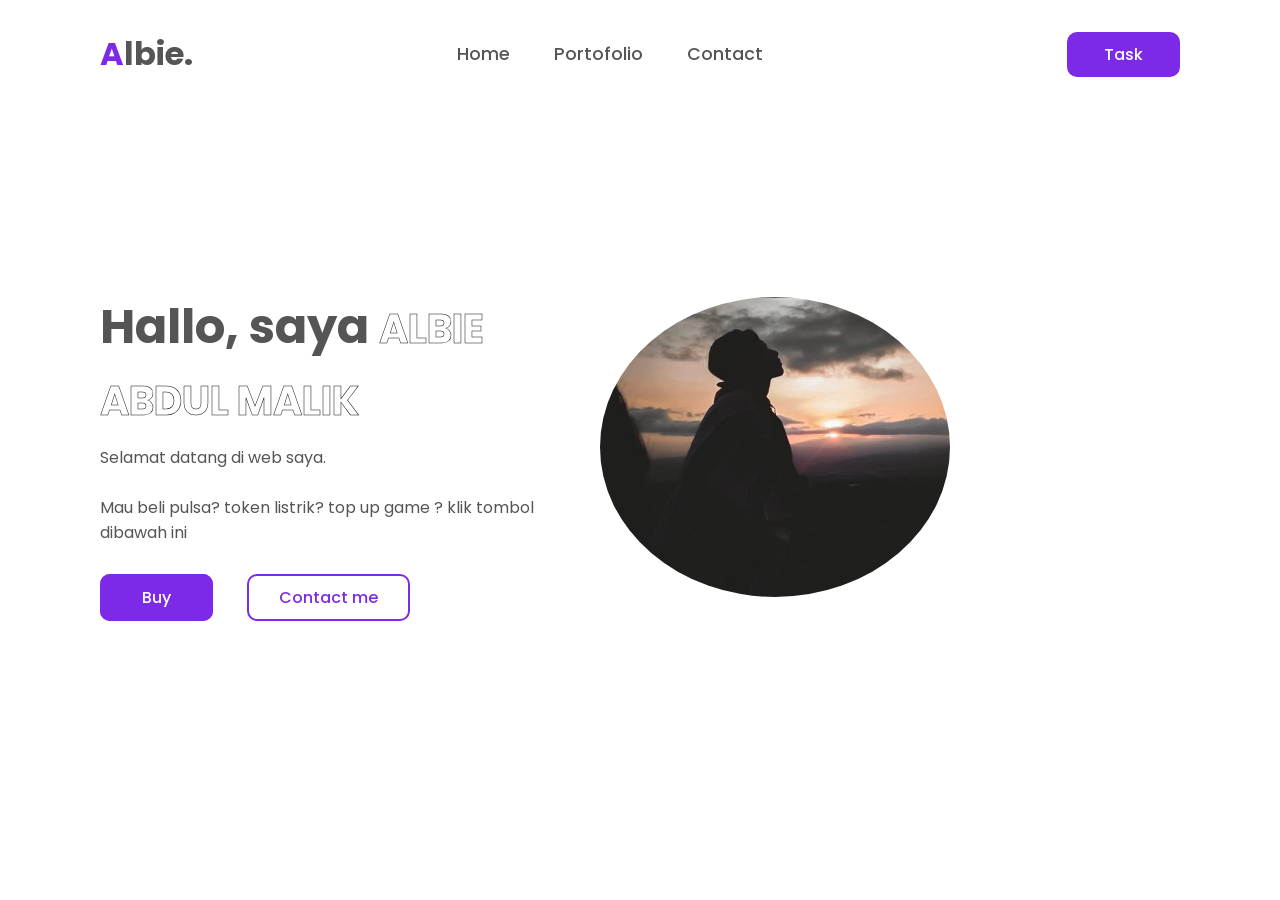
<file: portofolio/index.html>
<!DOCTYPE html>
<html lang="en">

<head>
    <meta charset="UTF-8">
    <meta http-equive="X-UA-Compatible" content="IE=edge">
    <meta name="viewport" content="width=device-width, initial-scale=1.0">
    <title>Portofolio</title>
    <link rel="stylesheet" href="index.css">
</head>

<body>

    <header>
        <h2 class="logo"><span>A</span>lbie. </h2>
        <nav class="navigation">
            <a href="index.html">Home</a>
            <a href="portofolio.html">Portofolio</a>
            <a href="Contact.html">Contact</a>
        </nav>
        <a href="task.html" class="btn-talk">Task</a>
    </header>

    <section class="home">
        <div class="content">
            <h2>Hallo, saya <span>ALBIE ABDUL MALIK </span></h2>
            <p>Selamat datang di web saya.<br><br> Mau beli pulsa? token listrik? top up game ? klik tombol dibawah ini </p>
            <div class="btn-group">
                <a href="buy.html">Buy</a>
                <a href="Contact.html">Contact me</a>
            </div>
        </div>
        <div class="img-satu">
            <img src="albie.jpeg" alt="">
        </div>

    </section>
</body>
</html>
</file>
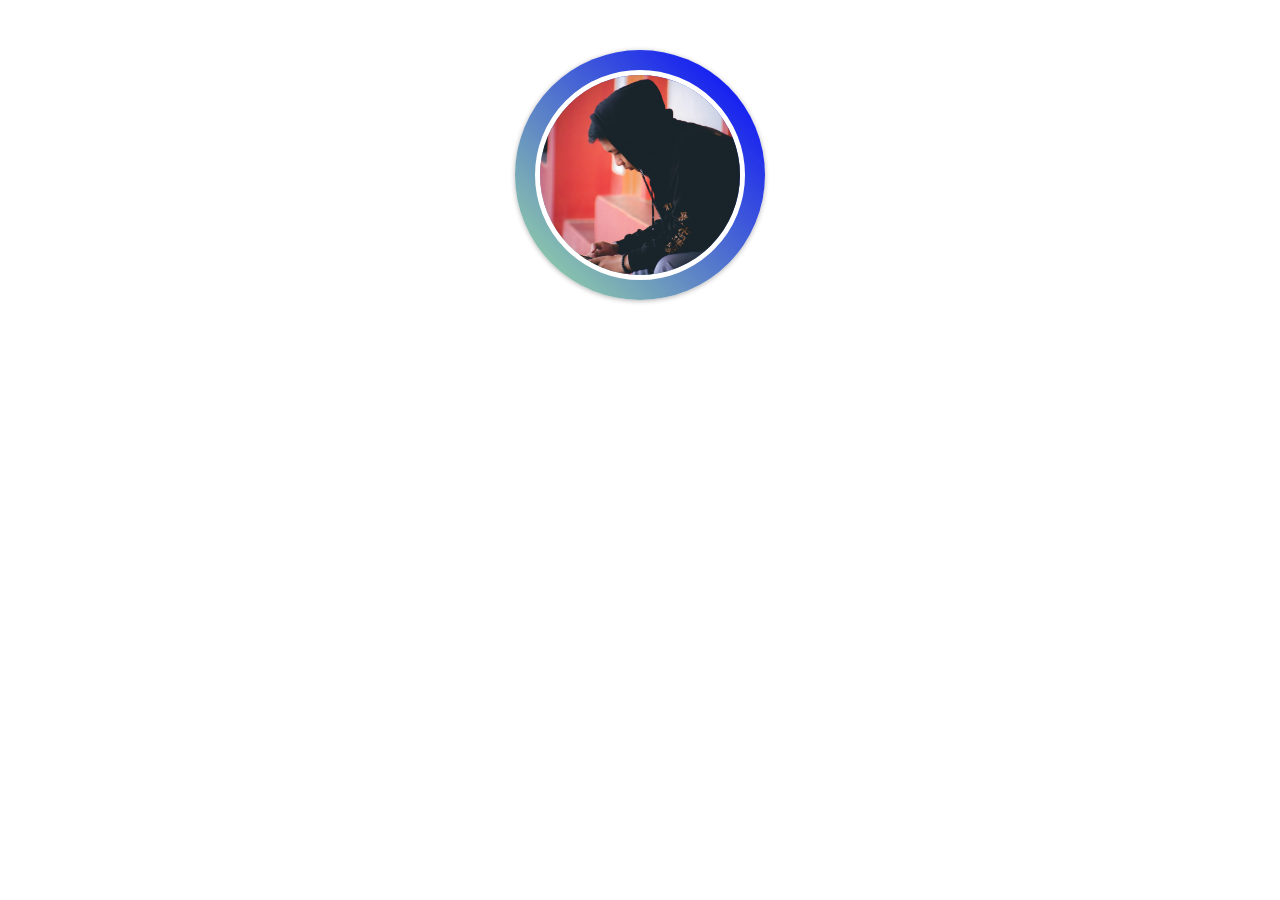
<file: kartu nama/al.html>
<!DOCTYPE html>
<html lang="en">
<head>
    <meta charset="UTF-8">
    <meta name="viewport" content="width=device-width, initial-scale=1.0">
    <link rel="stylesheet" href="style.css">
    <title>Kartu nama</title>
</head>
<body>
    <div class="container">
    <div class="wrapper">
        <a href="">
            <img src="abdul.jpeg">
        </a>
        <div class="title"><h2>Albie Abdul Malik</h2></div>
        <div class="place"> Garut, Konoha</div>
    </div>
    <div class="content">
        <p>Seorang Shinobi <br> dan seorang bajak laut</p>
        <div class="buttons">
            <div class="btn">
                <button>Pesan</button>
            </div>
            <div class="btn">
                <button>ikuti</button>
            </div>
        </div>
    </div>
    <div class="icons">
        <li><a href="https://www.facebook.com/share/1HPJQLDgdT/"> <img src="tujuh.png" alt=""></a></li>
        <li><a href="https://www.instagram.com/azcydxu1_1?igsh=MW5veDRkZzFpaG04eA=="><img src="delapan.png" alt=""></a></li>
        <li><a href="https://wa.me/6287736331283"><img src="sembilan.png" alt=""></a></li>
    </div>
    </div>
    </div>
    <script type="text/javascript">
        const img = document.queryselector("img");
        const icons = document.queryselector(".icons");
        img.onclick = function(){
            this.classlist. toggle("active");
            icons.classlist.toggle("active");
        }
    </script>
</body>
</html>
</file>
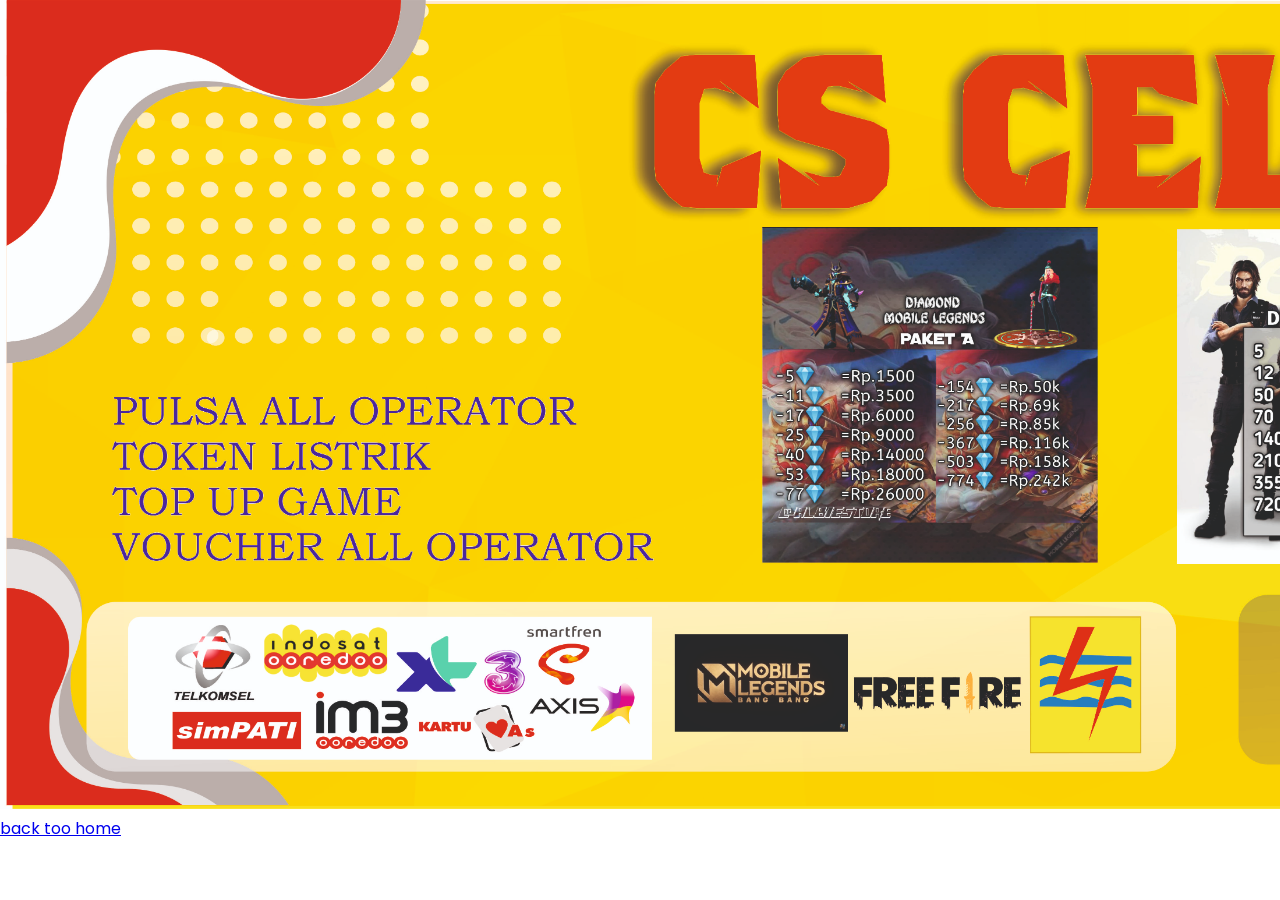
<file: portofolio/buy.html>
<!DOCTYPE html>
<html lang="en">
<head>
    <meta charset="UTF-8">
    <meta name="viewport" content="width=device-width, initial-scale=1.0">
    <title>Document</title>
    <link rel="stylesheet" href="index.css">
</head>
<body>
    <section >
    <div class="pulsa">
    <img src="lima.jpg" width="2024px">
    <a href="index.html">back too home</a>
    </div>
</body>
</section>
</html>
</file>
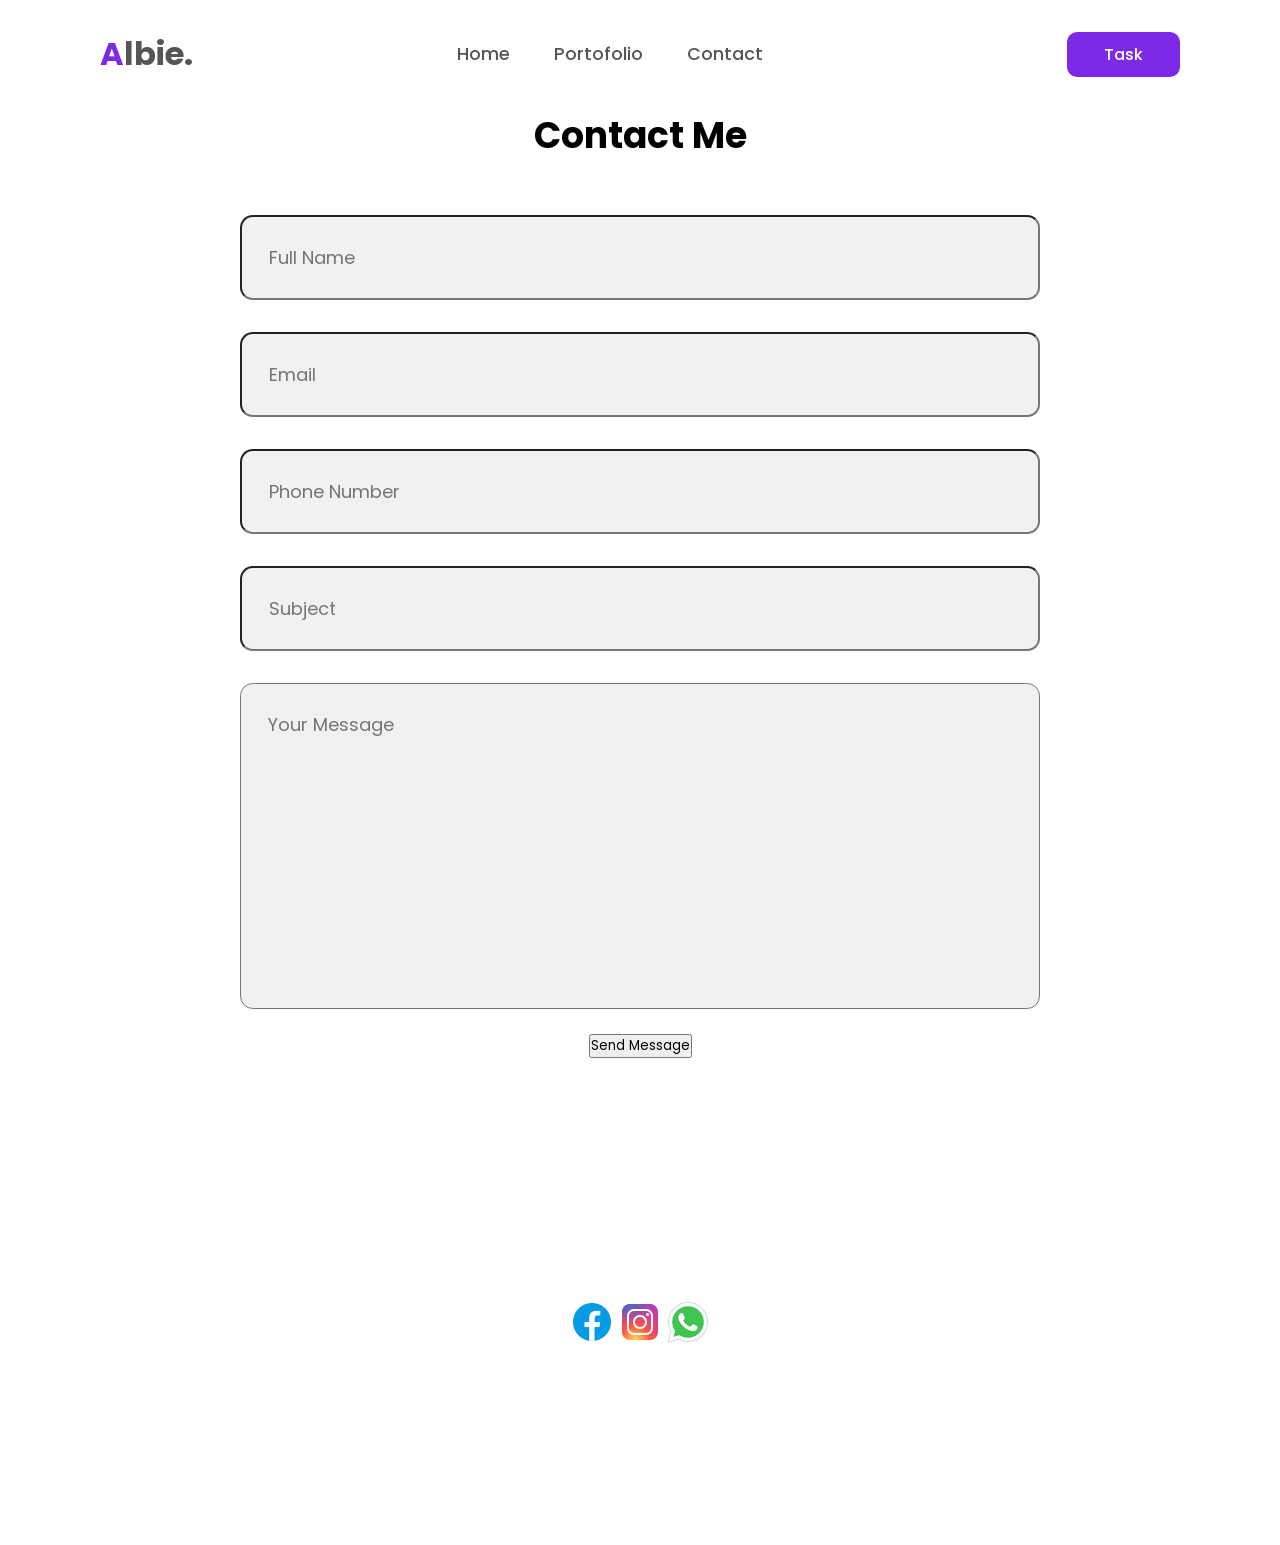
<file: portofolio/Contact.html>
<!DOCTYPE html>
<html lang="en">
<head>
    <meta charset="UTF-8">
    <meta name="viewport" content="width=device-width, initial-scale=1.0">
    <title>Document</title>
    <link rel="stylesheet" href="index.css">
</head>
<body>
    <header>
        <h2 class="logo"><span>A</span>lbie. </h2>
        <nav class="navigation">
            <a href="index.html">Home</a>
            <a href="portofolio.html">Portofolio</a>
            <a href="Contact.html">Contact</a>
        </nav>
        <a href="task.html" class="btn-talk">Task</a>
    </header>
        <section class="Contact-form">
            <h2 class="Contact-me">Contact <span>Me</span></h2>

            <form action="#">

            
            <div class="input-box">
                <input type="text"placeholder="Full Name">
                <input type="email"
                placeholder="Email">
            </div>

            <div class="input-box">
                <input type="number"
                placeholder="Phone Number">
                <input type="text"
                placeholder="Subject">
            </div>
            <textarea name="" id="" cols="30"
            rows="10" placeholder="Your Message"></textarea>
            <input type="submit" value="Send Message"
            class="btn-1">
            </form>
        </section>
        <section class="Contact">
            <a href="https://www.facebook.com/malik.albie?mibextid=ZbWKwL"><img src="tujuh.png" alt=""></a><br>
            <a href="https://www.instagram.com/alemlk_7?igsh=bTMzaGg4NWt1MTQ1"><img src="delapan.png" alt=""></a><br>
            <a href="https://wa.me/6287736331283"><img src="sembilan.png" alt=""></a>
        </section>
        
</body>
</html>
</file>
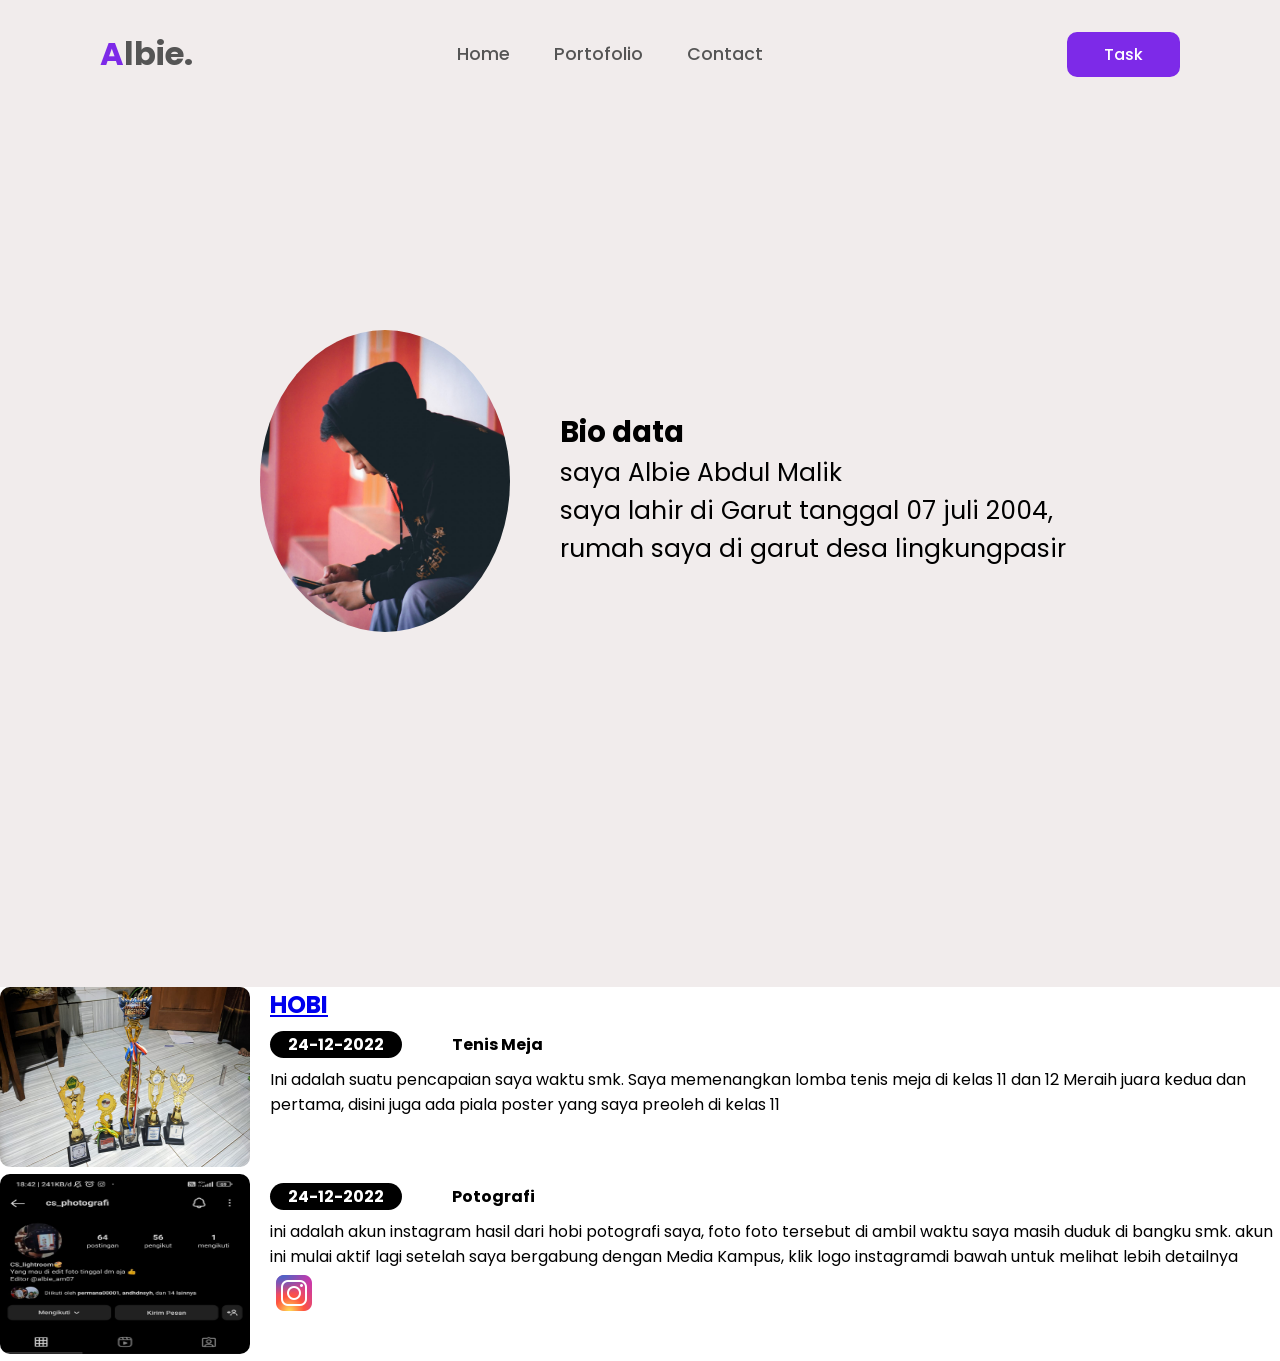
<file: portofolio/portofolio.html>
<!DOCTYPE html>
<html lang="en">
<head>
    <meta charset="UTF-8">
    <meta name="viewport" content="width=device-width, initial-scale=1.0">
    <title>Document</title>
    <link rel="stylesheet" href="index.css">
</head>
<body>
    <header>
        <h2 class="logo"><span>A</span>lbie. </h2>
        <nav class="navigation">
            <a href="index.html">Home</a>
            <a href="portofolio.html">Portofolio</a>
            <a href="#">Contact</a>
        </nav>
        <a href="task.html" class="btn-talk">Task</a>
    </header>
    <section class="portofolio">
        <div class="portofolio-img">

        <div class="portofolio-content">
            <img src="abdul.jpeg" alt="">
            <div class="a1">
            <h3>Bio data</h3>
    <p>  saya Albie Abdul Malik <br>saya lahir di Garut tanggal 07 juli 2004, rumah saya di garut desa lingkungpasir
    </p>
    <h5></h5>
            </div>

        </div>
        </div>
    </section>
    <section>

        <div class="b1">
            <div class="b2">
            <img src="piala.jpeg" alt="" />
            </div>
            <div class="b3">
            <h1><a href="#">
                HOBI</h1></a>
            <div class="b4">
                <p><span>24-12-2022</span></p>
                <p>Tenis Meja</p>
            </div>
            <p class="b5">
              <p>Ini adalah suatu pencapaian saya waktu smk. Saya memenangkan lomba tenis meja di kelas 11 dan 12 Meraih juara kedua dan pertama, disini juga ada piala poster yang saya preoleh di kelas 11</p>
            </p>
            </div>
        </div>

        <div class="b1">
            <div class="b2">
            <img src="cs1.jpeg" alt="" />
            </div>
            <div class="b3">
            <h1><a href="#">
                </h1></a>
            <div class="b4">
                <p><span>24-12-2022</span></p>
                <p>Potografi</p>
            </div>
            <p class="b5">
              <p>ini adalah akun instagram hasil dari hobi potografi saya, foto foto tersebut di ambil waktu saya masih duduk di bangku smk. akun ini mulai aktif lagi setelah saya bergabung dengan Media Kampus, klik logo instagramdi bawah untuk melihat lebih detailnya</p>
            </p>
            <a href=https://www.instagram.com/cs_photografi?igshMWp6eDM4bmt6OXB2YQ><img src="delapan.png" alt=""></a><br>
            </div>
        </div>
</section>

</body>
</html>
</file>
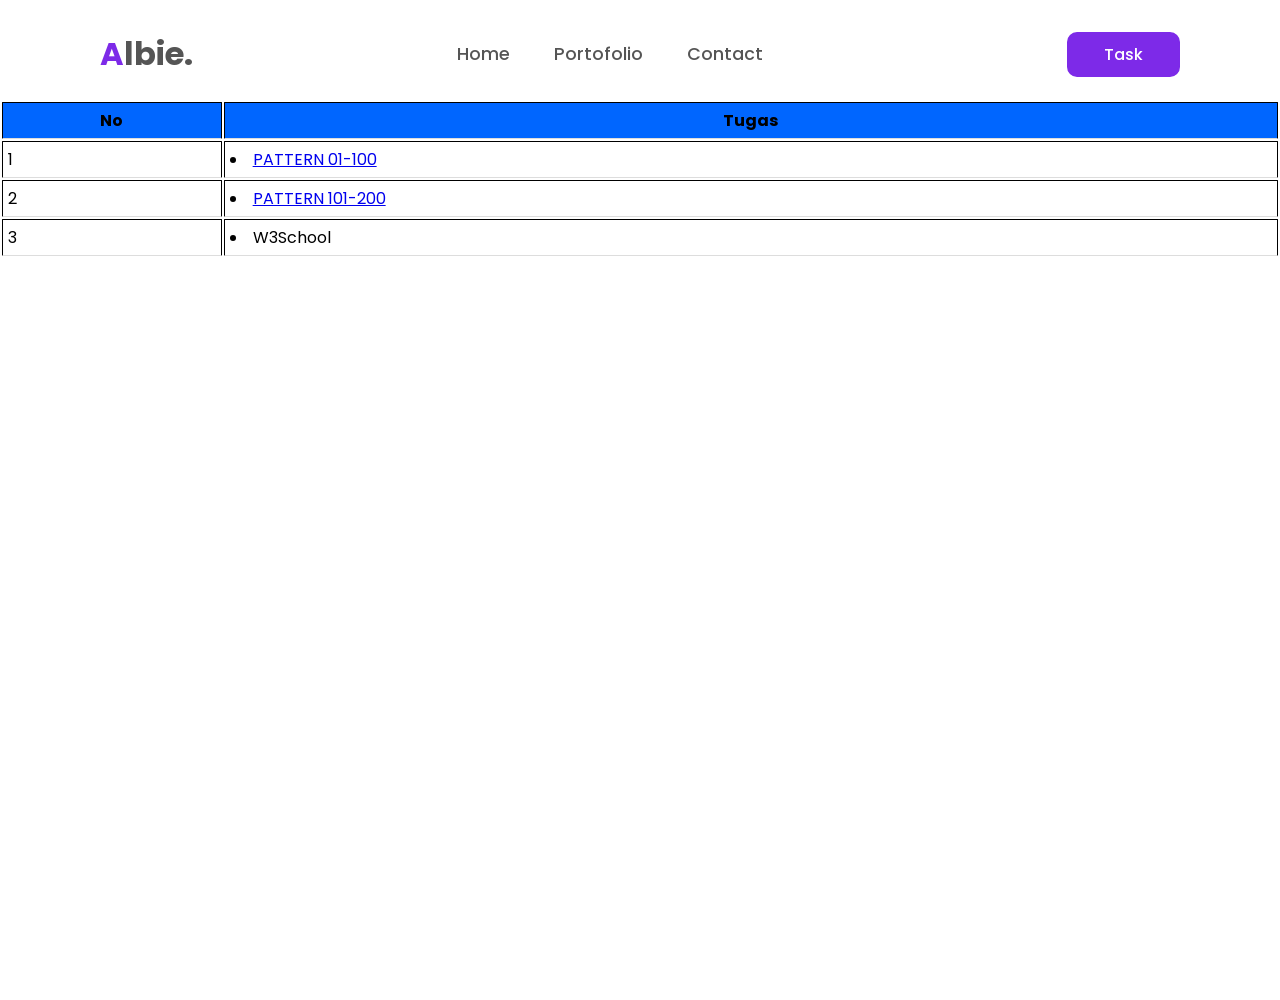
<file: portofolio/task.html>
<!DOCTYPE html>
<html lang="en">
<head>
    <meta charset="UTF-8">
    <meta name="viewport" content="width=device-width, initial-scale=1.0">
    <title>Document</title>
    <link rel="stylesheet" href="task.css">
</head>
<body>
    <header>
        <h2 class="logo"><span>A</span>lbie. </h2>
        <nav class="navigation">
            <a href="index.html">Home</a>
            <a href="portofolio.html">Portofolio</a>
            <a href="Contact.html">Contact</a>
        </nav>
        <a href="task.html" class="btn-talk">Task</a>
    
    </header>
    <section class="Task">
        <div class="Tugas">
            <table style="width:100%">
                <div class="A1">
                <tr>
                    <th>No</th>
                    <th>Tugas</th>
                    <tr>
                    <td>1</td>
                    <td><li><a href="Albie Abdul Malik_ javascript/">PATTERN 01-100</a></li></td>
                    </tr>
                    <tr>
                    <td>2</td>
                    <td><li><a href="ALBIE_A_M_javascript/">PATTERN 101-200</li></td>
                    <tr>
                        <td>3</td>
                        <td><li><a href="W3School/"></a>W3School</li></td>
                    </tr>
                    </tr>
        </div>
    </section>
</body>
</html>
</file>
<file: portofolio/index.css>
@import url('https://fonts.googleapis.com/css2?family=poppins:wght@300;400;500;600;700;800;900&display=swap');

* {
    margin: 0;
    padding: 0;
    box-sizing: border-box;
    font-family: 'poppins', sans-serif;
}

header{
    position: fixed;
    top: 0;
    left: 0;
    width: 100%;
    padding: 30px 100px;
    display: flex;
    justify-content: space-between;
    align-items: center;
    z-index: 100;
}

.logo{
    font-size: 2em;
    color:#555;
    cursor: default;
}

.logo span {
    color: #7d2ae8;
}

.navigation a {
    font-size: 1.1em;
    color: #555;
    text-decoration: none;
    margin-right: 40px;
    font-weight: 500;
    transition: .3s;
}

.navigation a:hover {
    color: #7d2ae8;
}

.btn-talk {
    color: #fff;
    text-decoration: none;
    padding: 8px 35px;
    background: #7d2ae8;
    border-radius: 10px;
    border: 2px solid #7d2ae8;
    font-weight: 500;
    transition: .3s;
}

.btn-talk:hover {
    color: #7d2ae8;
    background: transparent;
}

.home {
    position: relative;
    width: 100%;
    height: 100vh;
    background-size: cover;
    background-position: center;
    display: flex;
    align-items: center;
    padding: 30px 100px;
}

.content {
    max-width: 500px;
    color: #555;
}

.content h2 {
    font-size: 3em;
}

.content h2 span {
    font-size: 40px;
    color: transparent;
    -webkit-text-stroke: .5px #0e0c0c;
    background-image: linear-gradient(#7d2ae8, #33b5e9);
    background-repeat: no-repeat;
    -webkit-background-clip: text;
    background-position: -410px 0;
    animation: animateText 6s linear infinite;
}

@keyframes animateText {

    0%,95%,100% {
        background-position: -410px 0;
}
65%,85% {
    background-position: 0 0;
}
}

.content h4 {
    font-size: 2em;
}

.content p {
    padding: 10px 0 40px 0;
}

.btn-group a {
    color: #fff;
    text-decoration: none;
    padding: 10px 40px;
    background: #7d2ae8;
    border-radius: 10px;
    border: 2px solid #7d2ae8;
    font-weight: 500;
    transition: .3s;
}

.btn-group a:hover:nth-child(1) {
    color: #7d2ae8;
    background: transparent;

}

.btn-group a:nth-child(2) {
    color: #7d2ae8;
    background: transparent;
    margin-left: 30px;
    padding: 10px 30px;
}

.btn-group a:hover:nth-child(2) {
    color: #fff;
    background: #7d2ae8;

}

.pulsa {
    border-radius: 2%;
    width: 200px;
    height: 200px;
}

.portofolio{
    display: flex;
    justify-content: center;
    align-items: center;
    padding: 18% 8%;
    gap: 10m;
    background: rgb(241, 236, 236);
}

.portofolio-img img{
    position: relative;
    width: 250px;
    border-radius: 50%;

}
.a1{
    margin-left: -150px;
    margin-top: 80px;
}

.portofolio-content {
    font-size: 25px;
    margin: 2em 0 3em;
    margin-left: 10%;
    border-radius: 0px;
    font-family: 'Times New Roman';
    gap: 200px;
    padding: 50px;
    display: flex;
    
}

.Contact {
    display: flex;
    justify-content: center;
    align-items: center;
    padding: 15% 10%;
    

}

.img-satu img {
    border-radius: 50%;
    width: 350px;
    height: 300px;
}

.Task {
    justify-content: center;
    align-items: center;
    display: flex;
    height: 500px;
}

.foto img {
position: relative;
width: 350px;
border-radius: 50%;
}

.Contact-form h2{
    text-align: center;
    margin-top: 3em;
    margin-bottom: 1em;
    font-size: 36px;
}

.Contact-form form {
    max-width: 50em;
    margin: 1rem auto;
    text-align: center;
    margin-bottom: 3em;
}

.Contact-form form .input-box {
    display: flex;
    justify-content: center;
    flex-wrap: wrap;
}

.Contact-form form .input-box input,
.Contact-form form textarea{
    width: 100%;
    padding: 1.5em;
    font-size: 18px;
    color: #0e0c0c;
    background: rgb(241, 241, 241);
    border-radius: .8rem;
    margin: 1rem 0;
    resize: none;
}

.b1 {
    display: flex;
    justify-content: space-around;
    gap: 20px;
  }
  .b2 img {
    width: 250px;
    height: 180px;
    border-radius: 10px;
    transition: all 0.3s ease 0s;
  }
  .b2 img:hover {
    transform: scale(1.1);
  }
  
  .b4 {
    display: flex;
    gap: 50px;
    font-weight: bold;

  }
  .b4 p {
    color: #000000;
  }
  .b4 span {
    border-radius: 20px;
    background-color: #000000;
    padding: 2px 18px;
    color: #ffffff;
    font-weight: bold;
  }
  .b1 h1 {
    padding: 0 0 10px 0;
  }
  .b4 p {
    margin-bottom: 10px;
  }
  .b5 {
    padding-right: 100px;
  }
</file>
<file: kartu nama/style.css>
body{
    margin: 0;
    padding: 0;
    box-sizing: border-box;
    font-family: 'Poppins' sans-serif;
    padding: 50px;
    text-align: center;
}
.container{
    height: 250px;
    width: 250px;
    overflow: hidden;
    margin: 0 auto;
    border-radius: 50%;
    transition: all 0.3s ease-in-out;
    box-shadow: 0px 1px 5px 0px rgba(0,0,0,0.3);
    background: linear-gradient(45deg, rgb(159, 226, 159), blue);
}
.container:hover{
    height: 470px;
    width: 350px;
    border-radius: 5px;
    box-shadow: 0px 1px 35px 0px rgba(0,0,0,0.3);
}
.container .wrapper img{
    position: relative;
    z-index: 20;
    border-radius:50% ;
    position:relative;
    z-index: 20;
    border-radius: 50%;
    display: block;
    height: 200px;
    width: 200px;
    border: 5px solid #fff;
    object-fit: cover;
    margin: 20px auto;
    transition: all 0.3s ease;
}
.container:hover  .wrapper img.active{
    height: 470px;
    width: 350px;
    margin: 0px auto;
    border:none;
    border-radius: 5px;
}
.wrapper .tile{
    color: #fff;
    font-size: 30px;
    font-weight: 500;
    padding: 10px;
    line-height: 25px;
}
.wrapper .place{
    color: #fff;
    font-size: 17px;
    line-height: 0px;
    margin: 10px 0;
}
.content{
    color: #fff;
    font-size: 17px;
    margin-top: 10px;
    padding: 1px 20px 10px 20px !important;

    
}
.content .buttons{
    display: flex;
}
.buttons .btn{
    height: 40px;
    width: 150px;
    margin: 0 5px;
}
.buttons .btn button{
    height: 100%;
    width: 100%;
    background: #fff;
    border: none;
    outline: none;
    cursor: pointer;
    font-size: 17px;
    font-weight: 500;
    border-radius: 5px;
    transition: all 0.3s;
}
.btn button:hover{
    transform: scale(0.95);
}
.container .icons{
    position: relative;
    margin-top: -435px;
    margin-left: 10px;
    list-style: none;
}
.container .icons.active{
    display: none;
}
.container .icons li{
    height: 40px;
    width: 40px;
    margin: 5px 0;
    opacity: 0;
    margin-left: -100px;
    transition: all 0.5s ease;
}
.container:hover .icons li{
    opacity: 1;
    margin-left: 7px;
}
.container:hover .icons li:nth-child(2){
    transition-delay: 0.s;
}
.container:hover .icons li:nth-child(3){
    transition-delay: 0.4s;
}
.container .icons li a{
    color: #7b00e0;
    height: 100%;
    width: 100%;
    border-radius: 50%;
    background: #fff;
    display: block;
    line-height: 40px;
    transition: all 0.3s;
}
.container .icons li a:hover{
    transform: scale(0.8);
}
</file>
<file: portofolio/task.css>
@import url('https://fonts.googleapis.com/css2?family=poppins:wght@300;400;500;600;700;800;900&display=swap');

* {
    margin: 0;
    padding: 0;
    box-sizing: border-box;
    font-family: 'poppins', sans-serif;
}

header{
    position: fixed;
    top: 0;
    left: 0;
    width: 100%;
    padding: 30px 100px;
    display: flex;
    justify-content: space-between;
    align-items: center;
    z-index: 100;
}

.logo{
    font-size: 2em;
    color:#555;
    cursor: default;
}

.logo span {
    color: #7d2ae8;
}

.navigation a {
    font-size: 1.1em;
    color: #555;
    text-decoration: none;
    margin-right: 40px;
    font-weight: 500;
    transition: .3s;
}

.navigation a:hover {
    color: #7d2ae8;
}

.btn-talk {
    color: #fff;
    text-decoration: none;
    padding: 8px 35px;
    background: #7d2ae8;
    border-radius: 10px;
    border: 2px solid #7d2ae8;
    font-weight: 500;
    transition: .3s;
}

.btn-talk:hover {
    color: #7d2ae8;
    background: transparent;
}

.home {
    position: relative;
    width: 100%;
    height: 100vh;
    background-size: cover;
    background-position: center;
    display: flex;
    align-items: center;
    padding: 30px 100px;
}
th, td {
    border:1px solid black;
    padding: 5px;
    border-bottom: 1px solid #ddd;
    border-radius: 1px;
    
  }
  .A4 {
    width: 100%;
    color: #000000;
    position: center;
    padding: 5px;
    text-align: center;
    animation: cubic-bezier(0.895, 0.03, 0.685, 0.22);
  }
*{
    padding: 0;
    margin: 0;
}
body {
    width: 100%;
    height: 100vh;
}
.A5{
    display: flex;
    justify-content: center;
    align-items: center;
    width: 800px;
    height: 100px;
    background: transparent;

}
table {
    border-radius: 5px;
    position: center;
    font-family: Georgia, 'Times New Roman', Times, serif;
    margin-top: 100PX;
}
th{
    background-color: rgb(0, 102, 255);

}
   td:nth-child(even){
        background-color: rgb(255, 255, 255);
    }
td:hover{
    background-color: yellowgreen;
}
.A2{
   display: flex;
}
.B1 {
    flex: 1;
}
</file>
